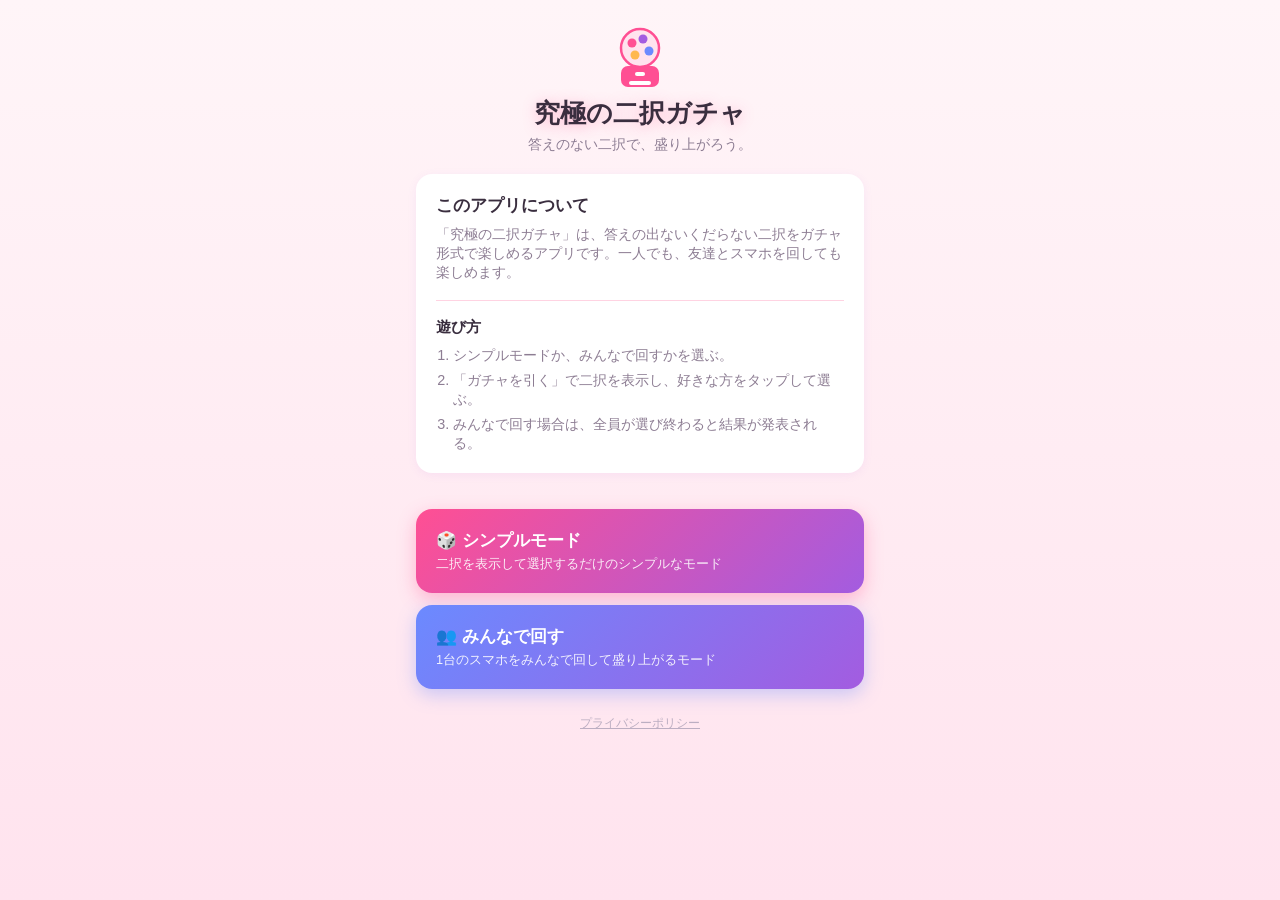
<file: index.html>
<!DOCTYPE html>
<html lang="ja">
<head>
  <meta charset="UTF-8">
  <meta name="viewport" content="width=device-width, initial-scale=1.0">
  <title>究極の二択ガチャ</title>
  <meta name="description" content="答えの出ないくだらない二択を、ガチャ形式で楽しめる無料アプリ。一人でも、友達とスマホを回してみんなで遊んでも盛り上がれます。">
  <meta name="google-site-verification" content="XAUFZOHRrl6mcML76BwYgqTGco2dn9WRFqVMd1Ciry0" />

  <meta property="og:type" content="website">
  <meta property="og:url" content="https://kanurenosippo.github.io/nitaku-gacha/">
  <meta property="og:site_name" content="究極の二択ガチャ">
  <meta property="og:title" content="究極の二択ガチャ">
  <meta property="og:description" content="答えの出ないくだらない二択を、ガチャ形式で楽しめる無料アプリ。一人でも、友達とスマホを回してみんなで遊んでも盛り上がれます。">
  <meta property="og:locale" content="ja_JP">

  <meta name="twitter:card" content="summary">
  <meta name="twitter:title" content="究極の二択ガチャ">
  <meta name="twitter:description" content="答えの出ないくだらない二択を、ガチャ形式で楽しめる無料アプリ。">

  <link rel="icon" type="image/svg+xml" href="favicon.svg">
  <link rel="stylesheet" href="style.css?v=23">
</head>
<body>
  <div class="app" id="app">
    <header class="app-header" id="app-header" role="button" tabindex="0" aria-label="TOP画面に戻る">
      <svg class="gacha-icon" viewBox="0 0 64 68" aria-hidden="true">
        <circle cx="32" cy="24" r="19" fill="#ffe3ee" stroke="#ff4f93" stroke-width="2.5"/>
        <circle cx="24" cy="19" r="4.5" fill="#ff4f93"/>
        <circle cx="35" cy="15" r="4.5" fill="#a35ce0"/>
        <circle cx="41" cy="27" r="4.5" fill="#6b8aff"/>
        <circle cx="27" cy="31" r="4.5" fill="#ffb84f"/>
        <rect x="13" y="42" width="38" height="21" rx="7" fill="#ff4f93"/>
        <rect x="27" y="48" width="10" height="4" rx="2" fill="#fff"/>
        <rect x="21" y="57" width="22" height="4" rx="2" fill="#fff"/>
      </svg>
      <h1>究極の二択ガチャ</h1>
      <p class="tagline">答えのない二択で、盛り上がろう。</p>
    </header>

    <section class="about">
      <h2>このアプリについて</h2>
      <p>「究極の二択ガチャ」は、答えの出ないくだらない二択をガチャ形式で楽しめるアプリです。一人でも、友達とスマホを回しても楽しめます。</p>
      <h3>遊び方</h3>
      <ol>
        <li>シンプルモードか、みんなで回すかを選ぶ。</li>
        <li>「ガチャを引く」で二択を表示し、好きな方をタップして選ぶ。</li>
        <li>みんなで回す場合は、全員が選び終わると結果が発表される。</li>
      </ol>
    </section>

    <nav class="category-tabs" id="category-tabs"></nav>
    <p class="tabs-hint">💡 カテゴリはいつでもタップして切り替えられます(入力中の内容は消えません)</p>

    <section id="custom-panel" class="custom-panel hidden">
      <h3 class="custom-panel-title">✏️ じぶんたちのお題を作る</h3>
      <p class="custom-panel-hint">ここで追加したお題は、この端末(このブラウザ)にだけ保存されます。</p>
      <div class="custom-input-row">
        <input type="text" id="custom-input-a" class="party-name-input" placeholder="Aの選択肢" maxlength="60">
        <span class="vs">VS</span>
        <input type="text" id="custom-input-b" class="party-name-input" placeholder="Bの選択肢" maxlength="60">
      </div>
      <p id="custom-input-error" class="error-text hidden">両方の選択肢を入力してください。</p>

      <div class="custom-panel-actions">
        <button id="custom-play-now-button" class="share-button">▶ 今すぐこれで遊ぶ</button>
        <button id="custom-add-button" class="add-name-button">+ 保存して、あとでガチャに使う</button>
      </div>

      <ul id="custom-item-list" class="custom-item-list"></ul>
      <p id="custom-empty-hint" class="custom-empty-hint">まだ保存したお題はありません。</p>
      <p id="custom-saved-hint" class="custom-saved-hint hidden">💡 保存できました!このまま「ガチャを引く」を押すと出てきます。</p>
    </section>

    <main>
      <!-- モード選択画面 -->
      <div id="screen-menu" class="screen">
        <div class="mode-select">
          <button id="menu-solo-button" class="mode-button">
            <span class="mode-button-title">🎲 シンプルモード</span>
            <span class="mode-button-desc">二択を表示して選択するだけのシンプルなモード</span>
          </button>
          <button id="menu-party-button" class="mode-button">
            <span class="mode-button-title">👥 みんなで回す</span>
            <span class="mode-button-desc">1台のスマホをみんなで回して盛り上がるモード</span>
          </button>
        </div>
      </div>

      <!-- ソロモード -->
      <div id="screen-solo" class="screen hidden">
        <button class="back-link" data-back-to="menu">← モード選択に戻る</button>

        <div class="gacha-area">
          <svg id="draw-icon" class="gacha-icon gacha-icon-button" viewBox="0 0 64 68" aria-hidden="true">
            <circle cx="32" cy="24" r="19" fill="#ffe3ee" stroke="#ff4f93" stroke-width="2.5"/>
            <circle cx="24" cy="19" r="4.5" fill="#ff4f93"/>
            <circle cx="35" cy="15" r="4.5" fill="#a35ce0"/>
            <circle cx="41" cy="27" r="4.5" fill="#6b8aff"/>
            <circle cx="27" cy="31" r="4.5" fill="#ffb84f"/>
            <rect x="13" y="42" width="38" height="21" rx="7" fill="#ff4f93"/>
            <rect x="27" y="48" width="10" height="4" rx="2" fill="#fff"/>
            <rect x="21" y="57" width="22" height="4" rx="2" fill="#fff"/>
          </svg>
          <button id="draw-button" class="draw-button">ガチャを引く</button>
          <p id="draw-hint" class="draw-hint">💡 お題の種類(カテゴリ)は下から選べます</p>

          <div id="solo-preview-box" class="dilemma-box hidden">
            <p class="preview-label">👀 このお題で遊ぶ?(まだ選べません)</p>
            <div class="options">
              <div class="option-button option-preview" id="solo-preview-a"></div>
              <span class="vs">VS</span>
              <div class="option-button option-preview" id="solo-preview-b"></div>
            </div>

            <div class="after-actions">
              <button id="solo-reroll-button" class="redraw-button">別のお題にする</button>
              <button id="solo-confirm-button" class="share-button">このお題にする</button>
            </div>
          </div>

          <div id="dilemma-box" class="dilemma-box hidden">
            <div class="options">
              <button class="option-button" id="option-a"></button>
              <span class="vs">VS</span>
              <button class="option-button" id="option-b"></button>
            </div>

            <p id="reaction" class="reaction hidden"></p>

            <div class="after-actions hidden" id="after-actions">
              <button id="redraw-button" class="redraw-button">もう一回引く</button>
              <button id="share-button" class="share-button">𝕏 でシェア</button>
            </div>
          </div>
        </div>
      </div>

      <!-- パーティーモード: メンバー登録 -->
      <div id="screen-party-setup" class="screen hidden">
        <button class="back-link" data-back-to="menu">← モード選択に戻る</button>

        <h2 class="screen-title">参加するメンバーを登録</h2>
        <div id="party-name-list" class="party-name-list"></div>
        <button id="add-name-button" class="add-name-button">+ 追加</button>

        <p id="party-setup-error" class="error-text hidden">ニックネームを2人分以上入力してください。</p>

        <button id="party-start-button" class="draw-button">はじめる</button>
      </div>

      <!-- パーティーモード: お題プレビュー -->
      <div id="screen-party-preview" class="screen hidden">
        <button class="back-link" data-back-to="menu">← モード選択に戻る</button>

        <div class="gacha-area">
          <svg id="party-draw-icon" class="gacha-icon gacha-icon-button" viewBox="0 0 64 68" aria-hidden="true">
            <circle cx="32" cy="24" r="19" fill="#ffe3ee" stroke="#ff4f93" stroke-width="2.5"/>
            <circle cx="24" cy="19" r="4.5" fill="#ff4f93"/>
            <circle cx="35" cy="15" r="4.5" fill="#a35ce0"/>
            <circle cx="41" cy="27" r="4.5" fill="#6b8aff"/>
            <circle cx="27" cy="31" r="4.5" fill="#ffb84f"/>
            <rect x="13" y="42" width="38" height="21" rx="7" fill="#ff4f93"/>
            <rect x="27" y="48" width="10" height="4" rx="2" fill="#fff"/>
            <rect x="21" y="57" width="22" height="4" rx="2" fill="#fff"/>
          </svg>
          <button id="party-draw-button" class="draw-button">ガチャを引く</button>
          <p id="party-draw-hint" class="draw-hint">💡 お題の種類(カテゴリ)は下から選べます</p>

          <div id="party-preview-box" class="dilemma-box hidden">
            <p class="preview-label">👀 このお題で遊ぶ?(まだ選べません)</p>
            <div class="options">
              <div class="option-button option-preview" id="party-preview-a"></div>
              <span class="vs">VS</span>
              <div class="option-button option-preview" id="party-preview-b"></div>
            </div>

            <div class="after-actions">
              <button id="party-reroll-button" class="redraw-button">別のお題にする</button>
              <button id="party-confirm-button" class="share-button">このお題にする</button>
            </div>
          </div>
        </div>

        <button class="back-link back-link-secondary" data-back-to="partySetup">メンバーを変更する</button>
      </div>

      <!-- パーティーモード: 順番に回答 -->
      <div id="screen-party-play" class="screen hidden">
        <button class="back-link" data-back-to="menu">← モード選択に戻る</button>

        <p id="turn-indicator" class="turn-indicator"></p>
        <p class="turn-hint">他の人に見えないように選んでね</p>

        <div class="options">
          <button class="option-button" id="party-option-a"></button>
          <span class="vs">VS</span>
          <button class="option-button" id="party-option-b"></button>
        </div>
      </div>

      <!-- パーティーモード: 回答完了 -->
      <div id="screen-party-ready" class="screen hidden">
        <button class="back-link" data-back-to="menu">← モード選択に戻る</button>

        <div class="ready-message">
          <p class="ready-text">全員の回答が終わりました!</p>
          <button id="party-reveal-button" class="draw-button">結果を見る</button>
        </div>
      </div>

      <!-- パーティーモード: 結果発表 -->
      <div id="screen-party-result" class="screen hidden">
        <button class="back-link" data-back-to="menu">← モード選択に戻る</button>

        <h2 class="screen-title">結果発表!</h2>
        <p id="party-tally" class="party-tally"></p>
        <ul id="party-answer-list" class="party-answer-list"></ul>

        <div class="after-actions">
          <button id="party-again-button" class="redraw-button">同じメンバーでもう一度</button>
          <button id="party-share-button" class="share-button">𝕏 でシェア</button>
        </div>
        <button id="party-change-members-button" class="back-link">メンバーを変更する</button>
      </div>
    </main>

    <footer class="app-footer">
      <a href="privacy.html" class="footer-link">プライバシーポリシー</a>
    </footer>
  </div>

  <script src="dilemmas.js?v=11"></script>
  <script src="script.js?v=14"></script>
</body>
</html>
</file>
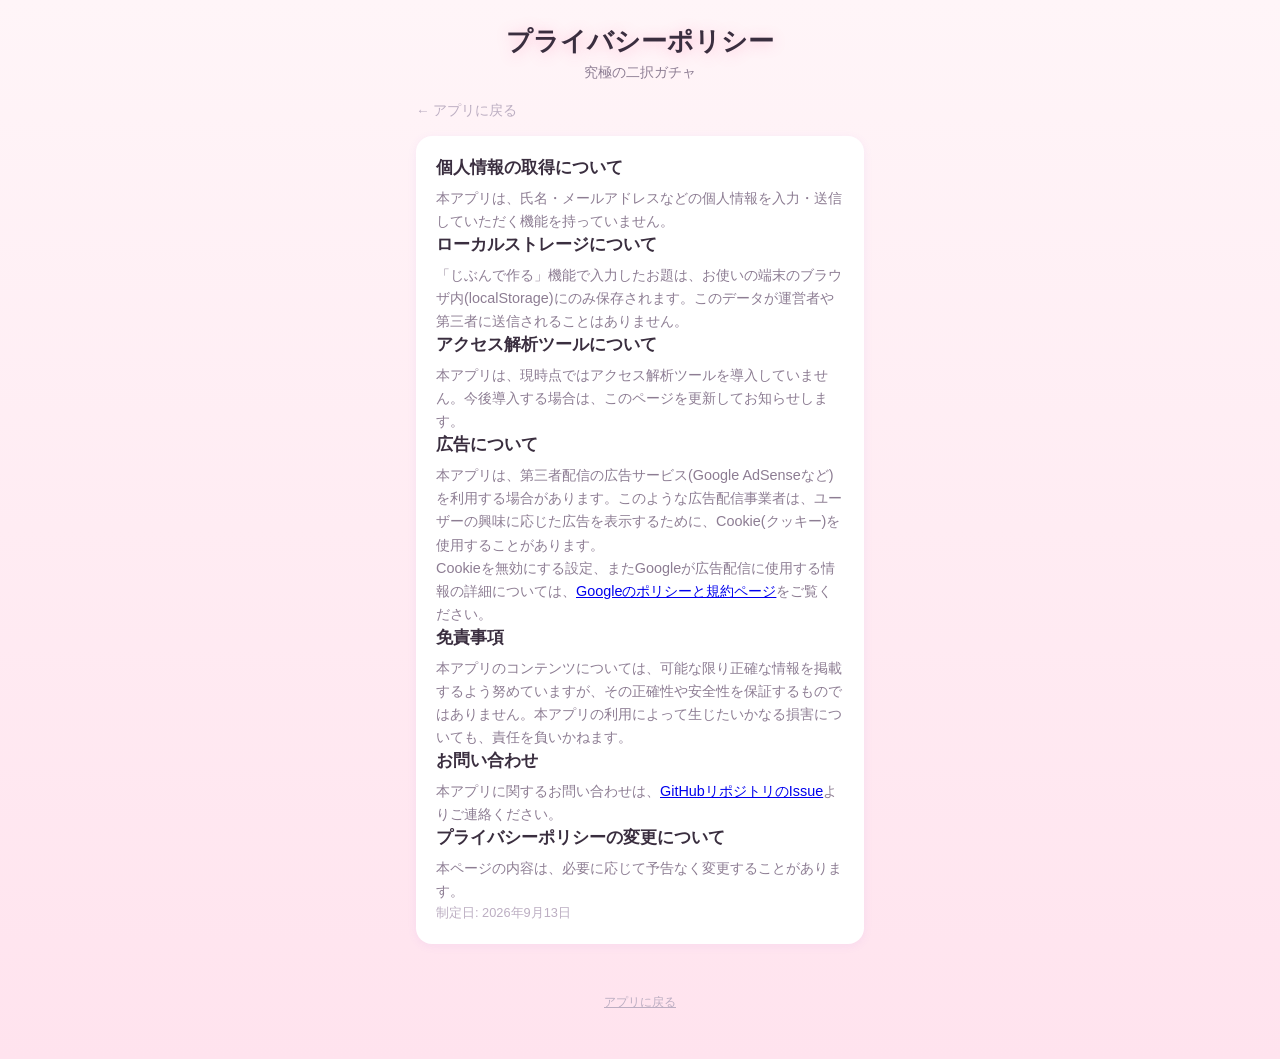
<file: privacy.html>
<!DOCTYPE html>
<html lang="ja">
<head>
  <meta charset="UTF-8">
  <meta name="viewport" content="width=device-width, initial-scale=1.0">
  <title>プライバシーポリシー | 究極の二択ガチャ</title>
  <meta name="description" content="「究極の二択ガチャ」のプライバシーポリシーです。">
  <link rel="icon" type="image/svg+xml" href="favicon.svg">
  <link rel="stylesheet" href="style.css?v=23">
</head>
<body>
  <div class="app">
    <header class="app-header">
      <h1>プライバシーポリシー</h1>
      <p class="tagline">究極の二択ガチャ</p>
    </header>

    <a href="index.html" class="back-link">← アプリに戻る</a>

    <section class="about policy">
      <h2>個人情報の取得について</h2>
      <p>本アプリは、氏名・メールアドレスなどの個人情報を入力・送信していただく機能を持っていません。</p>

      <h2>ローカルストレージについて</h2>
      <p>「じぶんで作る」機能で入力したお題は、お使いの端末のブラウザ内(localStorage)にのみ保存されます。このデータが運営者や第三者に送信されることはありません。</p>

      <h2>アクセス解析ツールについて</h2>
      <p>本アプリは、現時点ではアクセス解析ツールを導入していません。今後導入する場合は、このページを更新してお知らせします。</p>

      <h2>広告について</h2>
      <p>本アプリは、第三者配信の広告サービス(Google AdSenseなど)を利用する場合があります。このような広告配信事業者は、ユーザーの興味に応じた広告を表示するために、Cookie(クッキー)を使用することがあります。</p>
      <p>Cookieを無効にする設定、またGoogleが広告配信に使用する情報の詳細については、<a href="https://policies.google.com/technologies/ads" target="_blank" rel="noopener">Googleのポリシーと規約ページ</a>をご覧ください。</p>

      <h2>免責事項</h2>
      <p>本アプリのコンテンツについては、可能な限り正確な情報を掲載するよう努めていますが、その正確性や安全性を保証するものではありません。本アプリの利用によって生じたいかなる損害についても、責任を負いかねます。</p>

      <h2>お問い合わせ</h2>
      <p>本アプリに関するお問い合わせは、<a href="https://github.com/kanurenosippo/nitaku-gacha/issues" target="_blank" rel="noopener">GitHubリポジトリのIssue</a>よりご連絡ください。</p>

      <h2>プライバシーポリシーの変更について</h2>
      <p>本ページの内容は、必要に応じて予告なく変更することがあります。</p>

      <p class="policy-date">制定日: 2026年9月13日</p>
    </section>

    <footer class="app-footer">
      <a href="index.html" class="footer-link">アプリに戻る</a>
    </footer>
  </div>
</body>
</html>
</file>
<file: style.css>
* {
  box-sizing: border-box;
}

:root {
  --bg-top: #fff5f8;
  --bg-bottom: #ffe3ee;
  --accent-pink: #ff4f93;
  --accent-purple: #a35ce0;
  --accent-gradient: linear-gradient(135deg, var(--accent-pink), var(--accent-purple));
  --text-primary: #3a2e3f;
  --text-secondary: #8d7d93;
  --text-muted: #bcaec2;
  --card-bg: #ffffff;
  --card-border: #ffd3e2;
}

body {
  margin: 0;
  min-height: 100vh;
  font-family: "Hiragino Sans", "Yu Gothic", sans-serif;
  background: linear-gradient(180deg, var(--bg-top) 0%, var(--bg-bottom) 100%);
  color: var(--text-primary);
  display: flex;
  justify-content: center;
}

.app {
  width: 100%;
  max-width: 480px;
  padding: 24px 16px 48px;
  display: flex;
  flex-direction: column;
}

.app-header {
  order: 0;
}

.about {
  order: 1;
}

.category-tabs {
  order: 3;
  display: none;
  margin-top: 24px;
}

.tabs-hint {
  order: 3;
  display: none;
}

.custom-panel {
  order: 3;
  display: none;
}

main {
  order: 2;
}

.app.mode-active .about {
  order: 4;
  margin-top: 24px;
  margin-bottom: 0;
}

.app-footer {
  order: 5;
  text-align: center;
  margin-top: 24px;
}

.footer-link {
  color: var(--text-muted);
  font-size: 0.75rem;
  text-decoration: underline;
}

.policy h2 {
  margin-top: 20px;
}

.policy h2:first-child {
  margin-top: 0;
}

.policy p {
  margin: 0 0 4px;
  line-height: 1.6;
}

.policy-date {
  margin-top: 20px;
  color: var(--text-muted);
  font-size: 0.8rem;
}

/* カテゴリタブ・じぶんで作るパネルは、モードを選ぶ前は表示しない。
   「じぶんで作る」を始める前にモード(ソロ/パーティー)を決めてもらうことで、
   「入力したのに、どちらのモードで遊ぶか分からない」という迷いを防ぐため。 */
.app.mode-active .category-tabs {
  display: flex;
}

.app.mode-active .tabs-hint {
  display: block;
}

.app.mode-active .custom-panel:not(.hidden) {
  display: block;
}

.app-header {
  text-align: center;
  margin-bottom: 20px;
  cursor: pointer;
}

.gacha-icon {
  width: 64px;
  height: 68px;
  display: block;
  margin: 0 auto 4px;
}

.gacha-icon-button {
  width: 56px;
  height: 60px;
  margin: 0 auto 12px;
}

.app-header h1 {
  font-size: 1.6rem;
  margin: 0 0 4px;
  color: var(--text-primary);
  text-shadow: 0 2px 14px rgba(255, 79, 147, 0.35);
}

.tagline {
  margin: 0;
  color: var(--text-secondary);
  font-size: 0.9rem;
}

.category-tabs {
  flex-wrap: wrap;
  justify-content: center;
  gap: 8px;
  margin-bottom: 8px;
}

.tabs-hint {
  text-align: center;
  color: var(--text-muted);
  font-size: 0.75rem;
  margin: 0 0 24px;
}

.category-tab {
  flex: 0 0 auto;
  white-space: nowrap;
  border: 1px solid var(--card-border);
  border-radius: 999px;
  padding: 8px 16px;
  background: var(--card-bg);
  color: var(--text-secondary);
  font-size: 0.85rem;
  cursor: pointer;
}

.category-tab.active {
  background: var(--accent-gradient);
  border-color: transparent;
  color: #fff;
  box-shadow: 0 4px 14px rgba(255, 79, 147, 0.4);
}

.screen {
  animation: fade-in 0.3s ease;
}

.mode-select {
  display: flex;
  flex-direction: column;
  gap: 12px;
  margin-top: 12px;
}

.mode-button {
  display: flex;
  flex-direction: column;
  align-items: flex-start;
  gap: 4px;
  border: none;
  border-radius: 16px;
  padding: 20px;
  color: #fff;
  background: var(--accent-gradient);
  cursor: pointer;
  text-align: left;
  box-shadow: 0 6px 18px rgba(255, 79, 147, 0.35);
}

.mode-button:last-child {
  background: linear-gradient(135deg, #6b8aff, #a35ce0);
  box-shadow: 0 6px 18px rgba(107, 138, 255, 0.35);
}

.mode-button-title {
  font-size: 1.05rem;
  font-weight: bold;
}

.mode-button-desc {
  font-size: 0.8rem;
  font-weight: normal;
  opacity: 0.9;
}

.back-link {
  display: block;
  border: none;
  background: none;
  color: var(--text-muted);
  font-size: 0.85rem;
  padding: 0;
  margin-bottom: 16px;
  cursor: pointer;
  text-decoration: none;
}

#party-change-members-button,
.back-link-secondary {
  color: var(--accent-purple);
  text-decoration: underline;
  text-underline-offset: 3px;
  font-size: 0.85rem;
  margin-top: 4px;
}

.screen-title {
  font-size: 1.1rem;
  margin: 0 0 12px;
  color: var(--text-primary);
}

.gacha-area {
  display: flex;
  flex-direction: column;
  align-items: center;
  min-height: 260px;
}

.draw-button {
  border: none;
  border-radius: 999px;
  padding: 18px 48px;
  font-size: 1.1rem;
  font-weight: bold;
  color: #fff;
  background: var(--accent-gradient);
  box-shadow: 0 6px 20px rgba(255, 79, 147, 0.45);
  cursor: pointer;
  transition: transform 0.1s ease;
}

.draw-hint {
  margin: 10px 0 0;
  color: var(--text-muted);
  font-size: 0.75rem;
  text-align: center;
}

.draw-button:active {
  transform: scale(0.96);
}

.hidden {
  display: none;
}

.dilemma-box {
  width: 100%;
  animation: fade-in 0.3s ease;
}

.options {
  display: flex;
  align-items: center;
  gap: 8px;
}

.option-button {
  position: relative;
  flex: 1;
  min-height: 110px;
  border: 2px solid var(--card-border);
  border-radius: 16px;
  background: var(--card-bg);
  color: var(--text-primary);
  padding: 16px 12px;
  font-size: 0.95rem;
  line-height: 1.4;
  cursor: pointer;
  transition: all 0.15s ease;
}

.option-button:hover {
  border-color: var(--accent-pink);
}

.option-button:not(.option-preview):not(:disabled):active {
  transform: scale(0.96);
}

.option-button.chosen {
  background: var(--accent-gradient);
  color: #fff;
  border-color: transparent;
  box-shadow: 0 6px 18px rgba(255, 79, 147, 0.4);
  animation: option-pop 0.3s ease;
}

.option-button.chosen::after {
  content: "✓";
  position: absolute;
  top: -10px;
  right: -10px;
  width: 26px;
  height: 26px;
  border-radius: 50%;
  background: #fff;
  color: var(--accent-pink);
  display: flex;
  align-items: center;
  justify-content: center;
  font-size: 1rem;
  font-weight: bold;
  box-shadow: 0 2px 6px rgba(0, 0, 0, 0.2);
}

.option-button.unchosen {
  opacity: 0.4;
}

.option-button:disabled {
  cursor: default;
}

@keyframes option-pop {
  0% {
    transform: scale(1);
  }
  45% {
    transform: scale(1.06);
  }
  100% {
    transform: scale(1);
  }
}

.preview-label {
  text-align: center;
  font-size: 0.85rem;
  color: var(--text-muted);
  margin: 0 0 10px;
}

.option-preview {
  cursor: default;
  background: #fdf3f7;
  border-style: dashed;
  border-color: #f2c6d8;
  color: var(--text-muted);
}

.option-preview:hover {
  border-color: #f2c6d8;
}

.vs {
  flex: 0 0 auto;
  display: flex;
  align-items: center;
  justify-content: center;
  width: 34px;
  height: 34px;
  border-radius: 50%;
  background: var(--accent-gradient);
  color: #fff;
  font-size: 0.7rem;
  font-weight: bold;
  box-shadow: 0 3px 8px rgba(255, 79, 147, 0.35);
}

.reaction {
  text-align: center;
  margin-top: 16px;
  font-size: 1rem;
  font-weight: bold;
  color: var(--accent-pink);
}

.reaction.hidden {
  display: none;
}

.after-actions {
  display: flex;
  justify-content: center;
  gap: 10px;
  margin-top: 16px;
}

.after-actions.hidden {
  display: none;
}

.redraw-button,
.share-button {
  border: none;
  border-radius: 999px;
  padding: 10px 20px;
  font-size: 0.9rem;
  cursor: pointer;
}

.redraw-button {
  background: #fff;
  color: var(--accent-pink);
  border: 1px solid var(--accent-pink);
}

.share-button {
  background: #000;
  color: #fff;
}

.party-name-list {
  display: flex;
  flex-direction: column;
  gap: 8px;
  margin-bottom: 12px;
}

.party-name-row {
  display: flex;
  gap: 8px;
}

.party-name-input {
  flex: 1;
  min-width: 0;
  border: 1px solid #eadde2;
  border-radius: 10px;
  padding: 10px 12px;
  font-size: 0.95rem;
  background: var(--card-bg);
  color: var(--text-primary);
}

.party-name-input::placeholder {
  color: var(--text-muted);
}

.remove-name-button {
  border: none;
  background: #fff;
  color: #ccc;
  border-radius: 10px;
  width: 40px;
  font-size: 1.1rem;
  cursor: pointer;
}

.add-name-button {
  border: 1px dashed var(--accent-pink);
  background: none;
  color: var(--accent-pink);
  border-radius: 10px;
  padding: 10px;
  width: 100%;
  font-size: 0.9rem;
  cursor: pointer;
  margin-bottom: 20px;
}

.error-text {
  color: #e0507a;
  font-size: 0.85rem;
  margin-top: -8px;
  margin-bottom: 12px;
}

.custom-panel {
  background: var(--card-bg);
  border: 1px solid var(--card-border);
  border-radius: 16px;
  padding: 16px;
  margin-bottom: 24px;
}

.custom-panel-title {
  margin: 0 0 6px;
  font-size: 1rem;
}

.custom-panel-hint {
  margin: 0 0 12px;
  font-size: 0.8rem;
  color: var(--text-muted);
}

.custom-input-row {
  display: flex;
  align-items: center;
  gap: 8px;
  margin-bottom: 8px;
}

.custom-panel-actions {
  display: flex;
  flex-direction: column;
  gap: 8px;
  margin-bottom: 8px;
}

.custom-panel-actions .share-button,
.custom-panel-actions .add-name-button {
  width: 100%;
  margin-bottom: 0;
}

.custom-item-list {
  list-style: none;
  margin: 12px 0 0;
  padding: 0;
  display: flex;
  flex-direction: column;
  gap: 8px;
}

.custom-item {
  display: flex;
  align-items: center;
  justify-content: space-between;
  gap: 8px;
  background: #fdf3f7;
  border: 1px solid var(--card-border);
  border-radius: 10px;
  padding: 8px 10px;
  font-size: 0.85rem;
}

.custom-empty-hint {
  color: var(--text-muted);
  font-size: 0.8rem;
  text-align: center;
  margin: 12px 0 0;
}

.custom-saved-hint {
  color: var(--accent-purple);
  font-size: 0.8rem;
  text-align: center;
  margin: 12px 0 0;
}

.draw-button:disabled {
  opacity: 0.5;
  cursor: default;
  box-shadow: none;
}

.turn-indicator {
  text-align: center;
  font-size: 1.2rem;
  font-weight: bold;
  margin-bottom: 4px;
  color: var(--text-primary);
}

.turn-hint {
  text-align: center;
  color: var(--text-muted);
  font-size: 0.8rem;
  margin-top: 0;
  margin-bottom: 20px;
}

.ready-message {
  display: flex;
  flex-direction: column;
  align-items: center;
  gap: 20px;
  padding: 60px 0;
}

.ready-text {
  font-size: 1.1rem;
  font-weight: bold;
  text-align: center;
  margin: 0;
  color: var(--text-primary);
}

.party-tally {
  text-align: center;
  font-size: 1rem;
  font-weight: bold;
  color: var(--accent-pink);
  margin-bottom: 16px;
}

.party-answer-list {
  list-style: none;
  padding: 0;
  margin: 0 0 20px;
  display: flex;
  flex-direction: column;
  gap: 8px;
}

.party-answer-list li {
  background: var(--card-bg);
  border: 1px solid var(--card-border);
  border-radius: 10px;
  padding: 10px 14px;
  font-size: 0.9rem;
  color: var(--text-primary);
}

.about {
  background: var(--card-bg);
  border-radius: 16px;
  padding: 20px;
  margin-bottom: 24px;
  box-shadow: 0 2px 10px rgba(163, 92, 224, 0.08);
  font-size: 0.9rem;
  color: var(--text-secondary);
}

.about h2,
.about h3 {
  color: var(--text-primary);
  margin: 0 0 8px;
}

.about h2 {
  font-size: 1.05rem;
}

.about p {
  margin: 0;
}

.about h3 {
  font-size: 0.95rem;
  margin-top: 18px;
  padding-top: 16px;
  border-top: 1px solid var(--card-border);
}

.about ol {
  margin: 8px 0 0;
  padding-left: 1.2em;
}

.about li {
  margin-bottom: 6px;
}

.about li:last-child {
  margin-bottom: 0;
}

@keyframes fade-in {
  from {
    opacity: 0;
    transform: translateY(6px);
  }
  to {
    opacity: 1;
    transform: translateY(0);
  }
}
</file>
